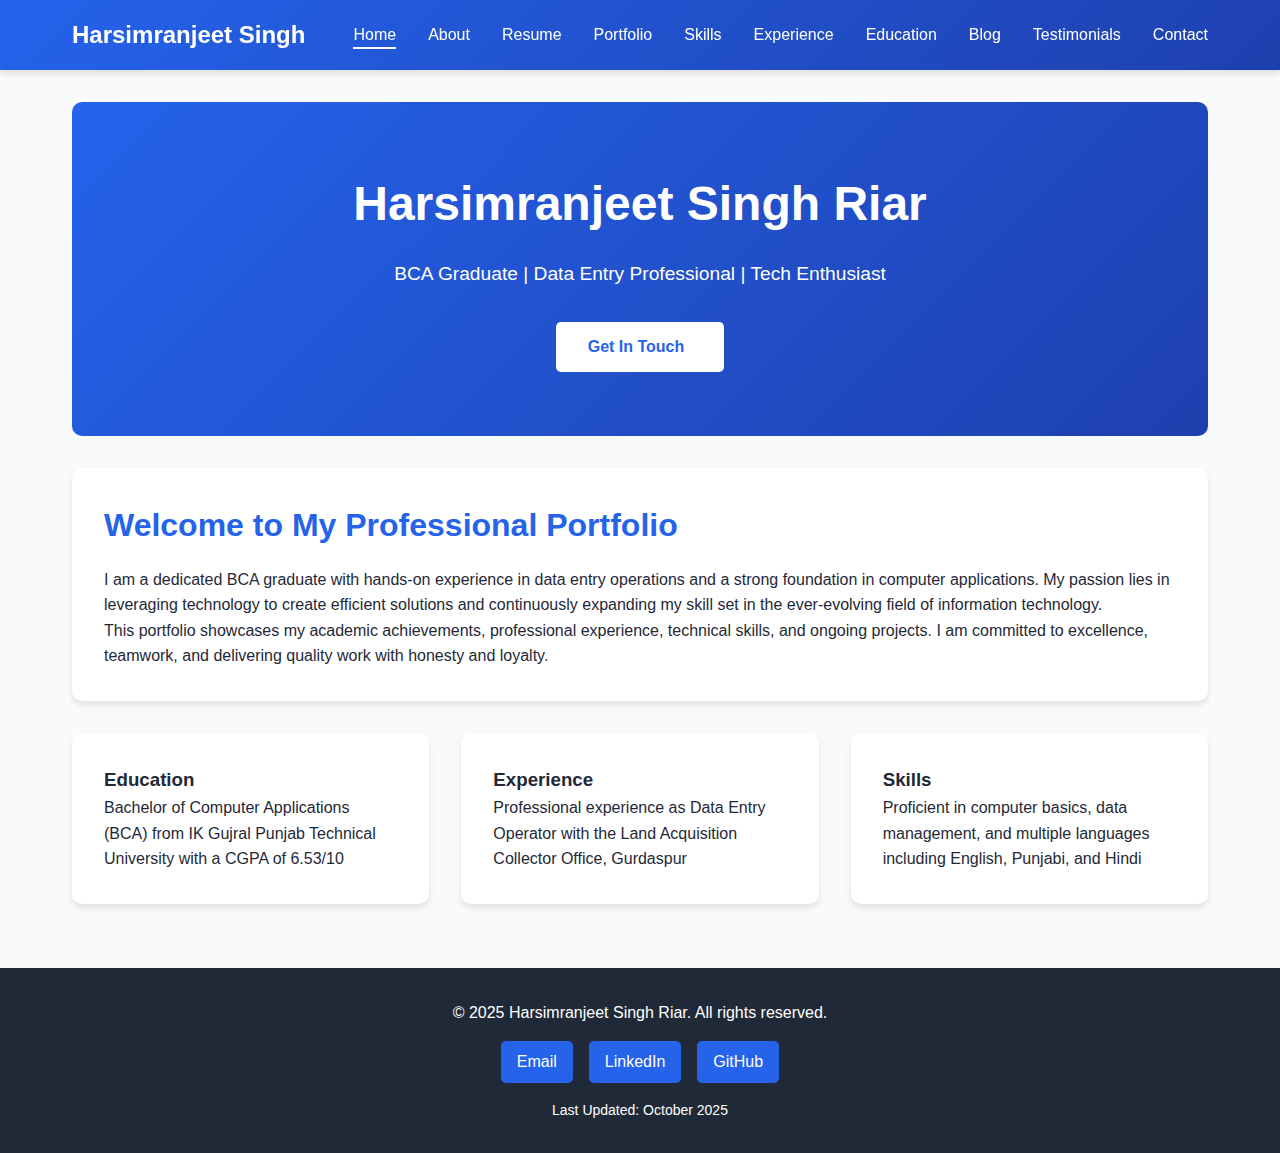
<file: index.html>
<!DOCTYPE html>
<html lang="en">
  <head>
    <meta charset="UTF-8" />
    <meta name="viewport" content="width=device-width, initial-scale=1.0" />
    <meta
      name="description"
      content="Professional portfolio of Harsimranjeet Singh Riar - BCA Graduate and Data Entry Professional"
    />
    <meta
      name="keywords"
      content="Harsimranjeet Singh, Portfolio, BCA, Web Developer, Data Entry"
    />
    <meta name="author" content="Harsimranjeet Singh Riar" />
    <title>Harsimranjeet Singh Riar - Professional Portfolio</title>
    <link rel="stylesheet" href="css/style.css" />
  </head>
  <body>
    <!-- Header & Navigation -->
    <header>
      <nav>
        <a href="index.html" class="logo">Harsimranjeet Singh</a>
        <button
          class="mobile-menu-btn"
          aria-label="Toggle menu"
          aria-expanded="false"
          aria-controls="navLinks"
        >
          ☰
        </button>
        <ul class="nav-links" id="navLinks">
          <li><a href="index.html">Home</a></li>
          <li><a href="about.html">About</a></li>
          <li><a href="resume.html">Resume</a></li>
          <li><a href="portfolio.html">Portfolio</a></li>
          <li><a href="skills.html">Skills</a></li>
          <li><a href="experience.html">Experience</a></li>
          <li><a href="education.html">Education</a></li>
          <li><a href="blog.html">Blog</a></li>
          <li><a href="testimonials.html">Testimonials</a></li>
          <li><a href="contact.html">Contact</a></li>
        </ul>
      </nav>
    </header>

    <main>
      <!-- Home Page -->
      <div id="home">
        <div class="hero">
          <h1>Harsimranjeet Singh Riar</h1>
          <p>BCA Graduate | Data Entry Professional | Tech Enthusiast</p>
          <a href="contact.html" class="btn"
            >Get In Touch<i class="fa-solid fa-arrow-right"></i
          ></a>
        </div>

        <div class="card">
          <h2>Welcome to My Professional Portfolio</h2>
          <p>
            I am a dedicated BCA graduate with hands-on experience in data entry
            operations and a strong foundation in computer applications. My
            passion lies in leveraging technology to create efficient solutions
            and continuously expanding my skill set in the ever-evolving field
            of information technology.
          </p>
          <p>
            This portfolio showcases my academic achievements, professional
            experience, technical skills, and ongoing projects. I am committed
            to excellence, teamwork, and delivering quality work with honesty
            and loyalty.
          </p>
        </div>

        <div class="grid">
          <div class="grid-item">
            <h3>Education</h3>
            <p>
              Bachelor of Computer Applications (BCA) from IK Gujral Punjab
              Technical University with a CGPA of 6.53/10
            </p>
          </div>
          <div class="grid-item">
            <h3>Experience</h3>
            <p>
              Professional experience as Data Entry Operator with the Land
              Acquisition Collector Office, Gurdaspur
            </p>
          </div>
          <div class="grid-item">
            <h3>Skills</h3>
            <p>
              Proficient in computer basics, data management, and multiple
              languages including English, Punjabi, and Hindi
            </p>
          </div>
        </div>
      </div>
    </main>

    <!-- Footer -->
    <footer>
      <p>&copy; 2025 Harsimranjeet Singh Riar. All rights reserved.</p>
      <div class="social-links">
        <a href="mailto:honeyriar14@gmail.com">Email</a>
        <a href="https://linkedin.com" target="_blank" rel="noopener noreferrer"
          >LinkedIn</a
        >
        <a href="https://github.com" target="_blank" rel="noopener noreferrer"
          >GitHub</a
        >
      </div>
      <p style="margin-top: 1rem; font-size: 0.875rem">
        Last Updated: October 2025
      </p>
    </footer>

    <script src="js/main.js"></script>
  </body>
</html>
</file>
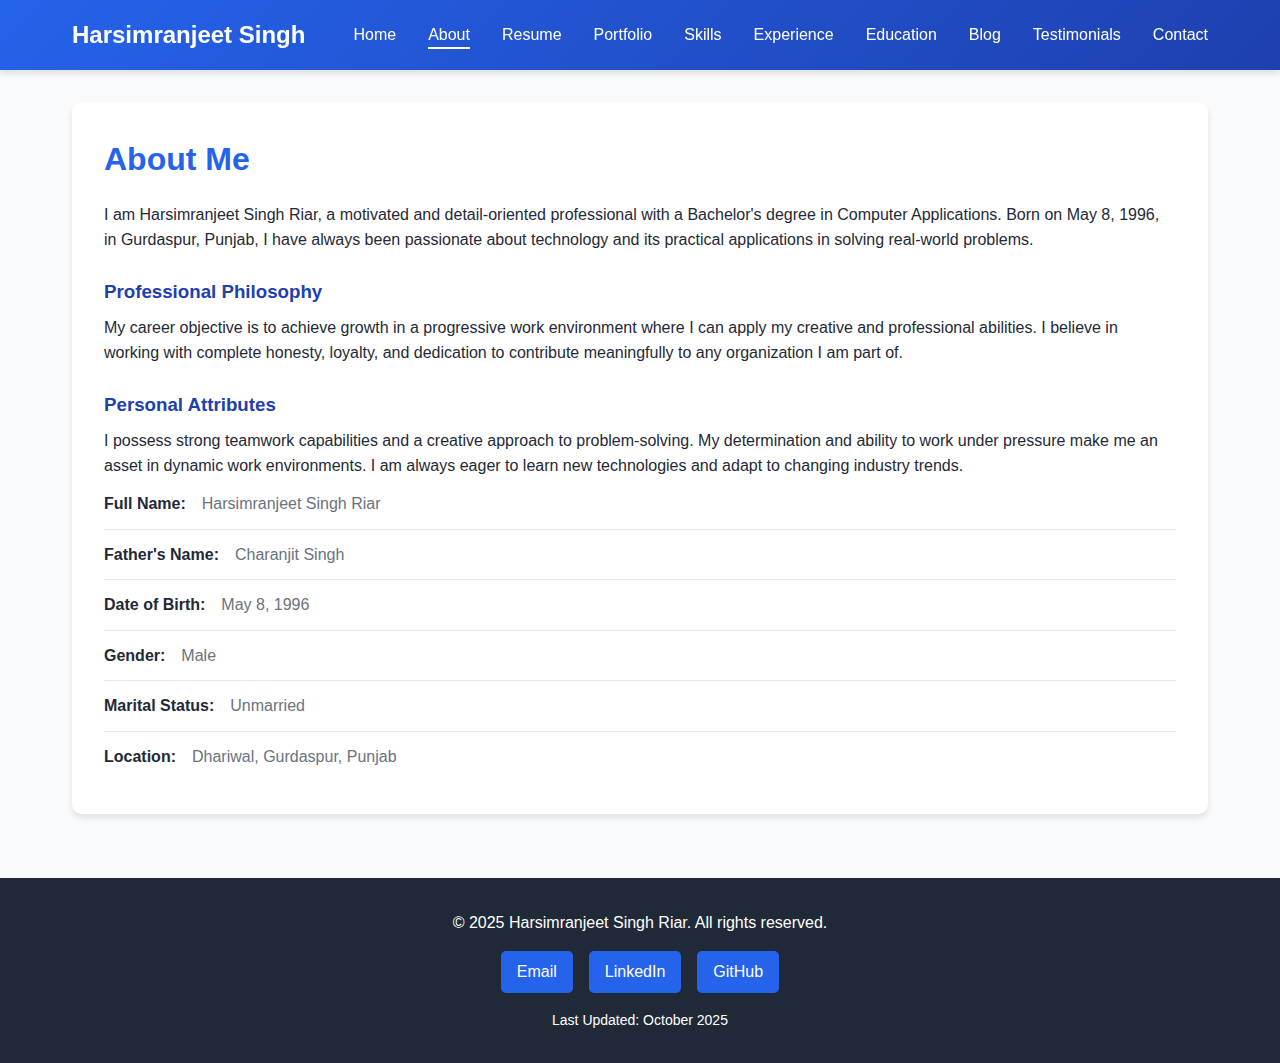
<file: about.html>
<!DOCTYPE html>
<html lang="en">
  <head>
    <meta charset="UTF-8" />
    <meta name="viewport" content="width=device-width, initial-scale=1.0" />
    <meta
      name="description"
      content="About Harsimranjeet Singh Riar - BCA Graduate and Data Entry Professional"
    />
    <meta
      name="keywords"
      content="Harsimranjeet Singh, About, Biography, Professional Philosophy"
    />
    <meta name="author" content="Harsimranjeet Singh Riar" />
    <title>About Me - Harsimranjeet Singh Riar</title>
    <link rel="stylesheet" href="css/style.css" />
  </head>
  <body>
    <!-- Header & Navigation -->
    <header>
      <nav>
        <a href="index.html" class="logo">Harsimranjeet Singh</a>
        <button
          class="mobile-menu-btn"
          aria-label="Toggle menu"
          aria-expanded="false"
          aria-controls="navLinks"
        >
          ☰
        </button>
        <ul class="nav-links" id="navLinks">
          <li><a href="index.html">Home</a></li>
          <li><a href="about.html">About</a></li>
          <li><a href="resume.html">Resume</a></li>
          <li><a href="portfolio.html">Portfolio</a></li>
          <li><a href="skills.html">Skills</a></li>
          <li><a href="experience.html">Experience</a></li>
          <li><a href="education.html">Education</a></li>
          <li><a href="blog.html">Blog</a></li>
          <li><a href="testimonials.html">Testimonials</a></li>
          <li><a href="contact.html">Contact</a></li>
        </ul>
      </nav>
    </header>

    <main>
      <div id="about">
        <div class="card">
          <h2>About Me</h2>
          <p>
            I am Harsimranjeet Singh Riar, a motivated and detail-oriented
            professional with a Bachelor's degree in Computer Applications. Born
            on May 8, 1996, in Gurdaspur, Punjab, I have always been passionate
            about technology and its practical applications in solving
            real-world problems.
          </p>

          <h3>Professional Philosophy</h3>
          <p>
            My career objective is to achieve growth in a progressive work
            environment where I can apply my creative and professional
            abilities. I believe in working with complete honesty, loyalty, and
            dedication to contribute meaningfully to any organization I am part
            of.
          </p>

          <h3>Personal Attributes</h3>
          <p>
            I possess strong teamwork capabilities and a creative approach to
            problem-solving. My determination and ability to work under pressure
            make me an asset in dynamic work environments. I am always eager to
            learn new technologies and adapt to changing industry trends.
          </p>

          <div class="info-item">
            <span class="info-label">Full Name:</span
            ><span class="info-value">Harsimranjeet Singh Riar</span>
          </div>
          <div class="info-item">
            <span class="info-label">Father's Name:</span
            ><span class="info-value">Charanjit Singh</span>
          </div>
          <div class="info-item">
            <span class="info-label">Date of Birth:</span
            ><span class="info-value">May 8, 1996</span>
          </div>
          <div class="info-item">
            <span class="info-label">Gender:</span
            ><span class="info-value">Male</span>
          </div>
          <div class="info-item">
            <span class="info-label">Marital Status:</span
            ><span class="info-value">Unmarried</span>
          </div>
          <div class="info-item">
            <span class="info-label">Location:</span
            ><span class="info-value">Dhariwal, Gurdaspur, Punjab</span>
          </div>
        </div>
      </div>
    </main>

    <!-- Footer -->
    <footer>
      <p>&copy; 2025 Harsimranjeet Singh Riar. All rights reserved.</p>
      <div class="social-links">
        <a href="mailto:honeyriar14@gmail.com">Email</a
        ><a
          href="https://linkedin.com"
          target="_blank"
          rel="noopener noreferrer"
          >LinkedIn</a
        ><a href="https://github.com" target="_blank" rel="noopener noreferrer"
          >GitHub</a
        >
      </div>
      <p style="margin-top: 1rem; font-size: 0.875rem">
        Last Updated: October 2025
      </p>
    </footer>

    <script src="js/main.js"></script>
  </body>
</html>
</file>
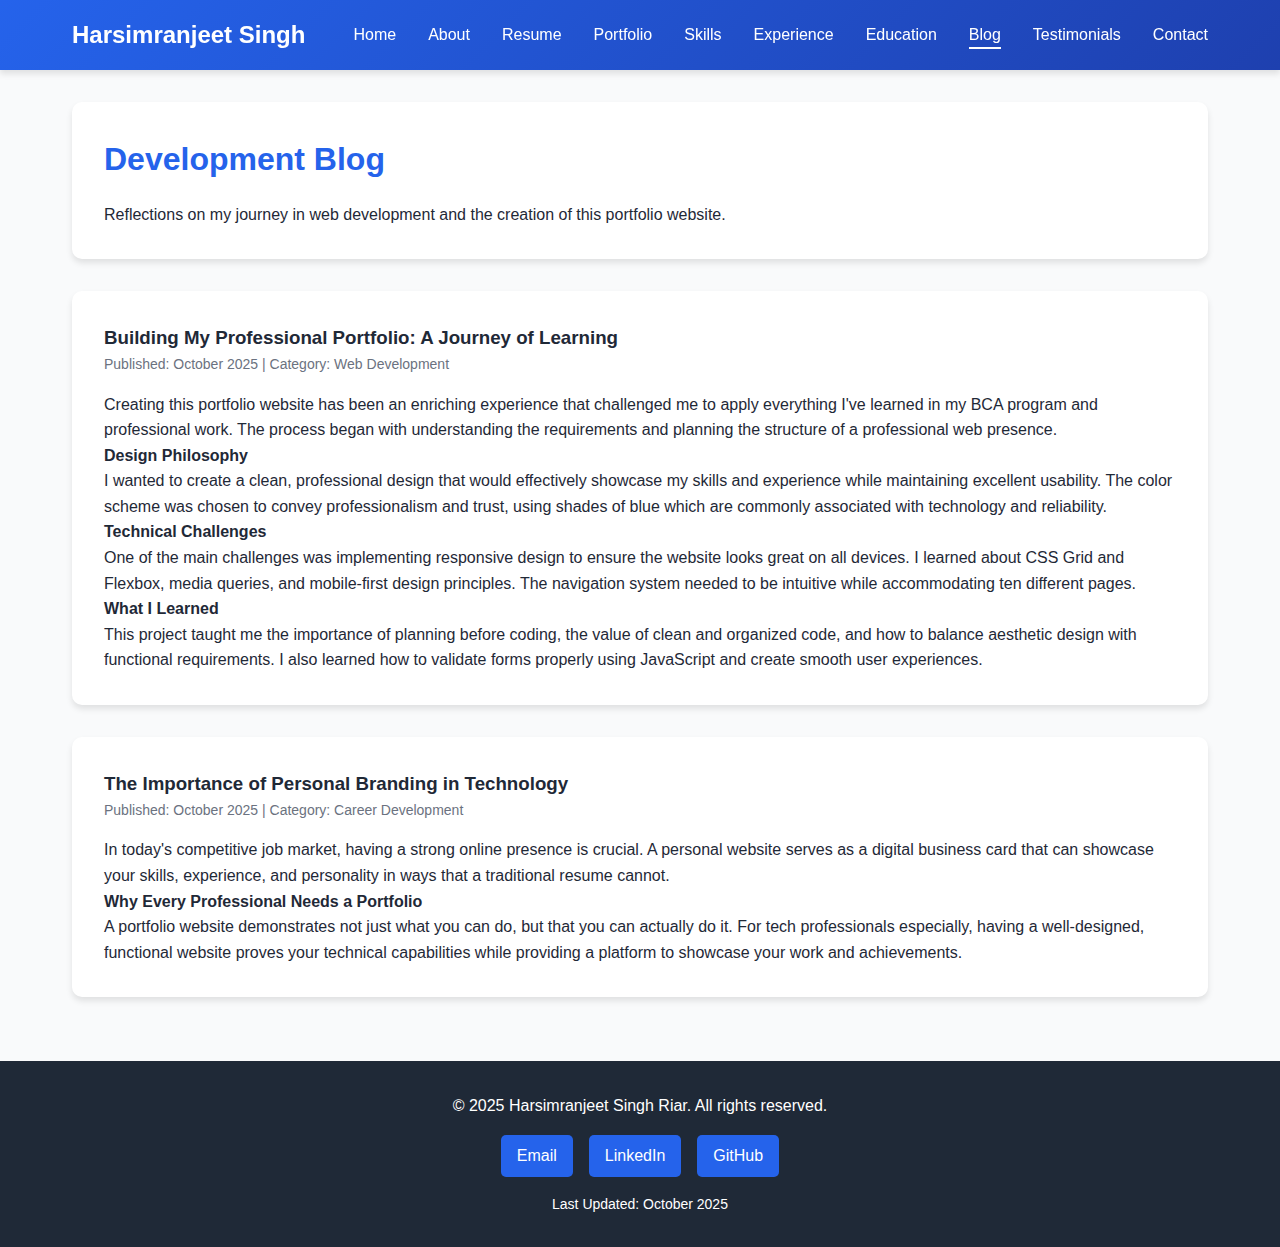
<file: blog.html>
<!DOCTYPE html>
<html lang="en">
  <head>
    <meta charset="UTF-8" />
    <meta name="viewport" content="width=device-width, initial-scale=1.0" />
    <meta
      name="description"
      content="Blog by Harsimranjeet Singh Riar on web development, technology, and career growth."
    />
    <meta
      name="keywords"
      content="Harsimranjeet Singh, Blog, Web Development, Technology, Career"
    />
    <meta name="author" content="Harsimranjeet Singh Riar" />
    <title>Blog - Harsimranjeet Singh Riar</title>
    <link rel="stylesheet" href="css/style.css" />
  </head>
  <body>
    <!-- Header & Navigation -->
    <header>
      <nav>
        <a href="index.html" class="logo">Harsimranjeet Singh</a>
        <button
          class="mobile-menu-btn"
          aria-label="Toggle menu"
          aria-expanded="false"
          aria-controls="navLinks"
        >
          ☰
        </button>
        <ul class="nav-links" id="navLinks">
          <li><a href="index.html">Home</a></li>
          <li><a href="about.html">About</a></li>
          <li><a href="resume.html">Resume</a></li>
          <li><a href="portfolio.html">Portfolio</a></li>
          <li><a href="skills.html">Skills</a></li>
          <li><a href="experience.html">Experience</a></li>
          <li><a href="education.html">Education</a></li>
          <li><a href="blog.html">Blog</a></li>
          <li><a href="testimonials.html">Testimonials</a></li>
          <li><a href="contact.html">Contact</a></li>
        </ul>
      </nav>
    </header>

    <main>
      <div id="blog">
        <div class="card">
          <h2>Development Blog</h2>
          <p>
            Reflections on my journey in web development and the creation of
            this portfolio website.
          </p>
        </div>

        <div class="blog-post">
          <h3>Building My Professional Portfolio: A Journey of Learning</h3>
          <div class="blog-meta">
            Published: October 2025 | Category: Web Development
          </div>
          <p>
            Creating this portfolio website has been an enriching experience
            that challenged me to apply everything I've learned in my BCA
            program and professional work. The process began with understanding
            the requirements and planning the structure of a professional web
            presence.
          </p>
          <h4>Design Philosophy</h4>
          <p>
            I wanted to create a clean, professional design that would
            effectively showcase my skills and experience while maintaining
            excellent usability. The color scheme was chosen to convey
            professionalism and trust, using shades of blue which are commonly
            associated with technology and reliability.
          </p>
          <h4>Technical Challenges</h4>
          <p>
            One of the main challenges was implementing responsive design to
            ensure the website looks great on all devices. I learned about CSS
            Grid and Flexbox, media queries, and mobile-first design principles.
            The navigation system needed to be intuitive while accommodating ten
            different pages.
          </p>
          <h4>What I Learned</h4>
          <p>
            This project taught me the importance of planning before coding, the
            value of clean and organized code, and how to balance aesthetic
            design with functional requirements. I also learned how to validate
            forms properly using JavaScript and create smooth user experiences.
          </p>
        </div>

        <div class="blog-post">
          <h3>The Importance of Personal Branding in Technology</h3>
          <div class="blog-meta">
            Published: October 2025 | Category: Career Development
          </div>
          <p>
            In today's competitive job market, having a strong online presence
            is crucial. A personal website serves as a digital business card
            that can showcase your skills, experience, and personality in ways
            that a traditional resume cannot.
          </p>
          <h4>Why Every Professional Needs a Portfolio</h4>
          <p>
            A portfolio website demonstrates not just what you can do, but that
            you can actually do it. For tech professionals especially, having a
            well-designed, functional website proves your technical capabilities
            while providing a platform to showcase your work and achievements.
          </p>
        </div>
      </div>
    </main>

    <!-- Footer -->
    <footer>
      <p>&copy; 2025 Harsimranjeet Singh Riar. All rights reserved.</p>
      <div class="social-links">
        <a href="mailto:honeyriar14@gmail.com">Email</a
        ><a
          href="https://linkedin.com"
          target="_blank"
          rel="noopener noreferrer"
          >LinkedIn</a
        ><a href="https://github.com" target="_blank" rel="noopener noreferrer"
          >GitHub</a
        >
      </div>
      <p style="margin-top: 1rem; font-size: 0.875rem">
        Last Updated: October 2025
      </p>
    </footer>

    <script src="js/main.js"></script>
  </body>
</html>
</file>
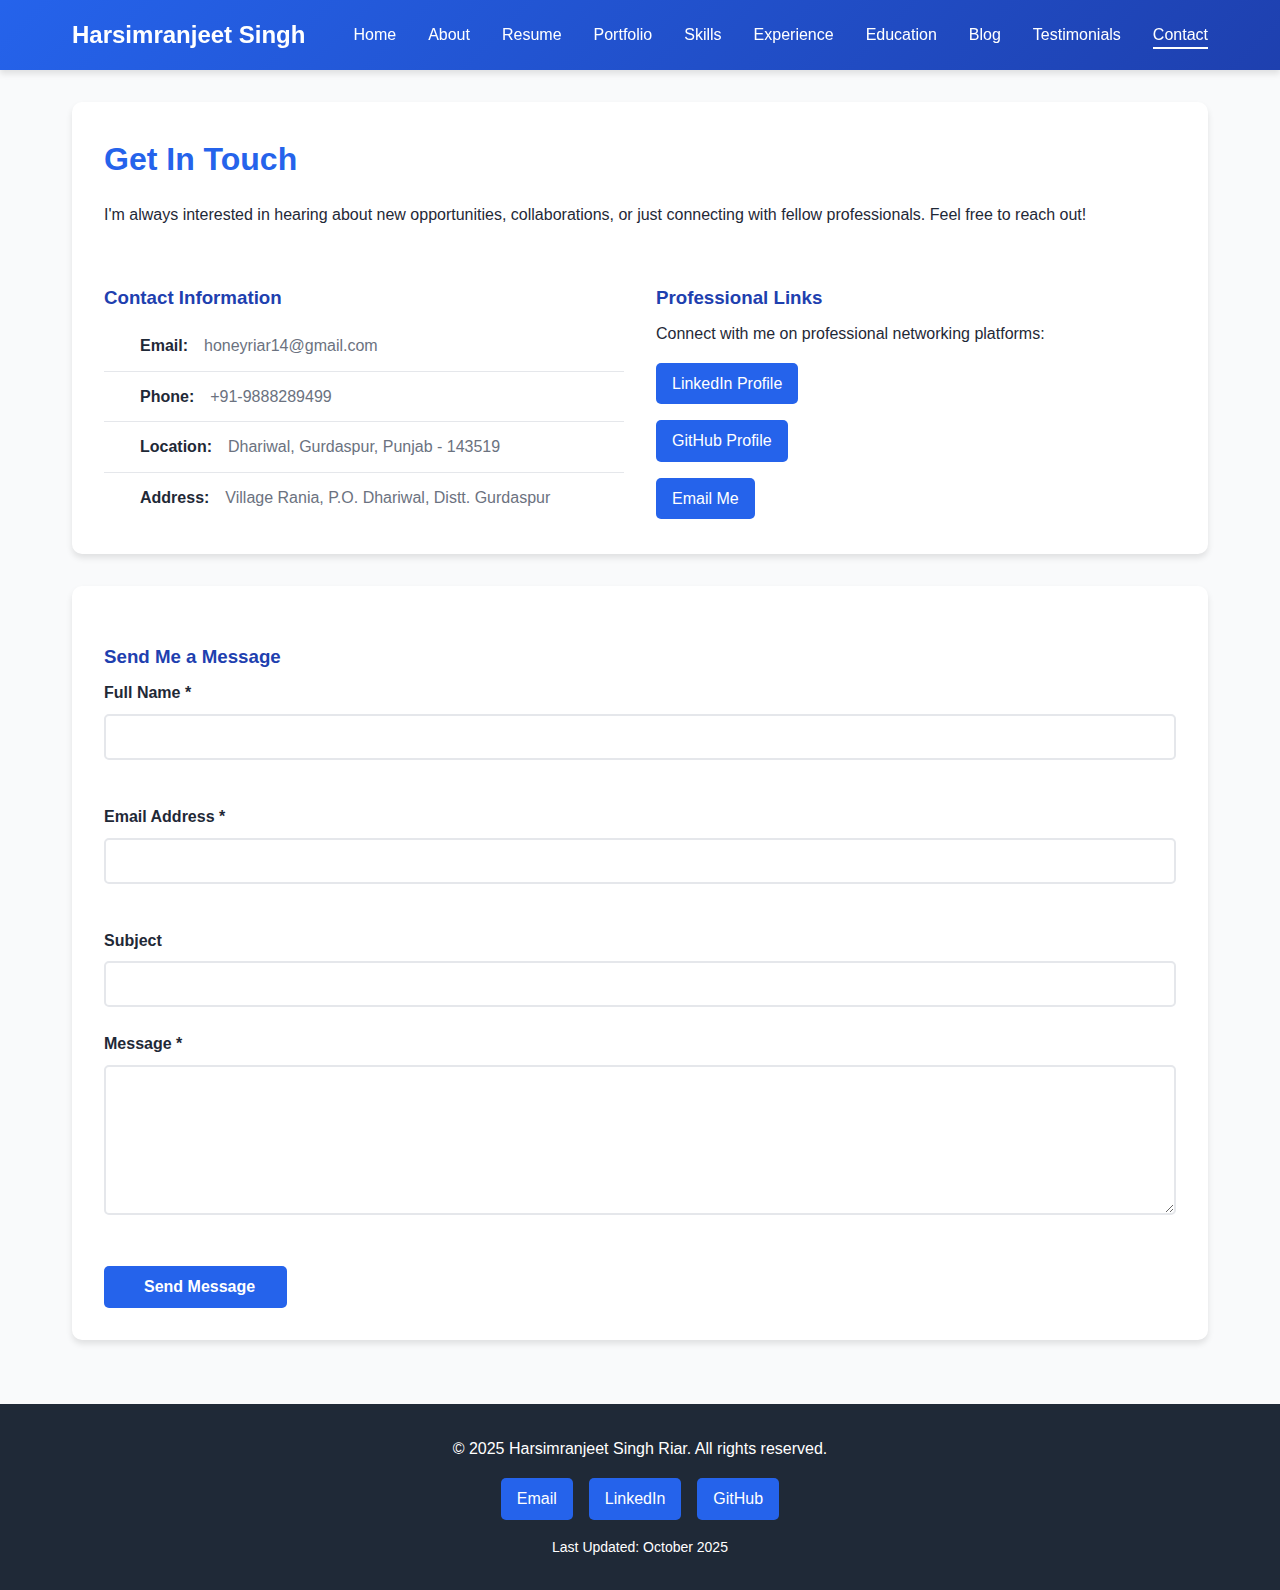
<file: contact.html>
<!DOCTYPE html>
<html lang="en">
  <head>
    <meta charset="UTF-8" />
    <meta name="viewport" content="width=device-width, initial-scale=1.0" />
    <meta
      name="description"
      content="Contact Harsimranjeet Singh Riar for opportunities, collaborations, or inquiries."
    />
    <meta
      name="keywords"
      content="Harsimranjeet Singh, Contact, Email, Phone, Address"
    />
    <meta name="author" content="Harsimranjeet Singh Riar" />
    <title>Contact - Harsimranjeet Singh Riar</title>
    <link rel="stylesheet" href="css/style.css" />
  </head>
  <body>
    <!-- Header & Navigation -->
    <header>
      <nav>
        <a href="index.html" class="logo">Harsimranjeet Singh</a>
        <button
          class="mobile-menu-btn"
          aria-label="Toggle menu"
          aria-expanded="false"
          aria-controls="navLinks"
        >
          ☰
        </button>
        <ul class="nav-links" id="navLinks">
          <li><a href="index.html">Home</a></li>
          <li><a href="about.html">About</a></li>
          <li><a href="resume.html">Resume</a></li>
          <li><a href="portfolio.html">Portfolio</a></li>
          <li><a href="skills.html">Skills</a></li>
          <li><a href="experience.html">Experience</a></li>
          <li><a href="education.html">Education</a></li>
          <li><a href="blog.html">Blog</a></li>
          <li><a href="testimonials.html">Testimonials</a></li>
          <li><a href="contact.html">Contact</a></li>
        </ul>
      </nav>
    </header>

    <main>
      <div id="contact">
        <div class="card">
          <h2>Get In Touch</h2>
          <p>
            I'm always interested in hearing about new opportunities,
            collaborations, or just connecting with fellow professionals. Feel
            free to reach out!
          </p>
          <div class="grid">
            <div>
              <h3>Contact Information</h3>
              <div class="info-item">
                <i class="fa-solid fa-envelope"></i>
                <span class="info-label">Email:</span
                ><span class="info-value">honeyriar14@gmail.com</span>
              </div>
              <div class="info-item">
                <i class="fa-solid fa-phone"></i>
                <span class="info-label">Phone:</span
                ><span class="info-value">+91-9888289499</span>
              </div>
              <div class="info-item">
                <i class="fa-solid fa-location-dot"></i>
                <span class="info-label">Location:</span
                ><span class="info-value"
                  >Dhariwal, Gurdaspur, Punjab - 143519</span
                >
              </div>
              <div class="info-item">
                <i class="fa-solid fa-map-pin"></i>
                <span class="info-label">Address:</span
                ><span class="info-value"
                  >Village Rania, P.O. Dhariwal, Distt. Gurdaspur</span
                >
              </div>
            </div>
            <div>
              <h3>Professional Links</h3>
              <p>Connect with me on professional networking platforms:</p>
              <div
                class="social-links"
                style="
                  flex-direction: column;
                  align-items: flex-start;
                  gap: 1rem;
                  margin-top: 1rem;
                "
              >
                <a
                  href="https://linkedin.com"
                  target="_blank"
                  rel="noopener noreferrer"
                  >LinkedIn Profile</a
                >
                <a
                  href="https://github.com"
                  target="_blank"
                  rel="noopener noreferrer"
                  >GitHub Profile</a
                >
                <a href="mailto:honeyriar14@gmail.com">Email Me</a>
              </div>
            </div>
          </div>
        </div>
        <div class="card">
          <h3>Send Me a Message</h3>
          <div id="successMessage" class="success-message">
            Thank you for your message! I will get back to you soon.
          </div>
          <form id="contactForm" novalidate>
            <div class="form-group">
              <label for="name">Full Name *</label
              ><input type="text" id="name" name="name" required /><span
                class="error"
                id="nameError"
              ></span>
            </div>
            <div class="form-group">
              <label for="email">Email Address *</label
              ><input type="email" id="email" name="email" required /><span
                class="error"
                id="emailError"
              ></span>
            </div>
            <div class="form-group">
              <label for="subject">Subject</label
              ><input type="text" id="subject" name="subject" />
            </div>
            <div class="form-group">
              <label for="message">Message *</label
              ><textarea id="message" name="message" required></textarea
              ><span class="error" id="messageError"></span>
            </div>
            <button
              type="submit"
              class="submit-btn"
              style="display: inline-flex; align-items: center"
            >
              <i class="fa-solid fa-paper-plane"></i>Send Message
            </button>
          </form>
        </div>
      </div>
    </main>

    <!-- Footer -->
    <footer>
      <p>&copy; 2025 Harsimranjeet Singh Riar. All rights reserved.</p>
      <div class="social-links">
        <a href="mailto:honeyriar14@gmail.com">Email</a
        ><a
          href="https://linkedin.com"
          target="_blank"
          rel="noopener noreferrer"
          >LinkedIn</a
        ><a href="https://github.com" target="_blank" rel="noopener noreferrer"
          >GitHub</a
        >
      </div>
      <p style="margin-top: 1rem; font-size: 0.875rem">
        Last Updated: October 2025
      </p>
    </footer>

    <script src="js/main.js"></script>
  </body>
</html>
</file>
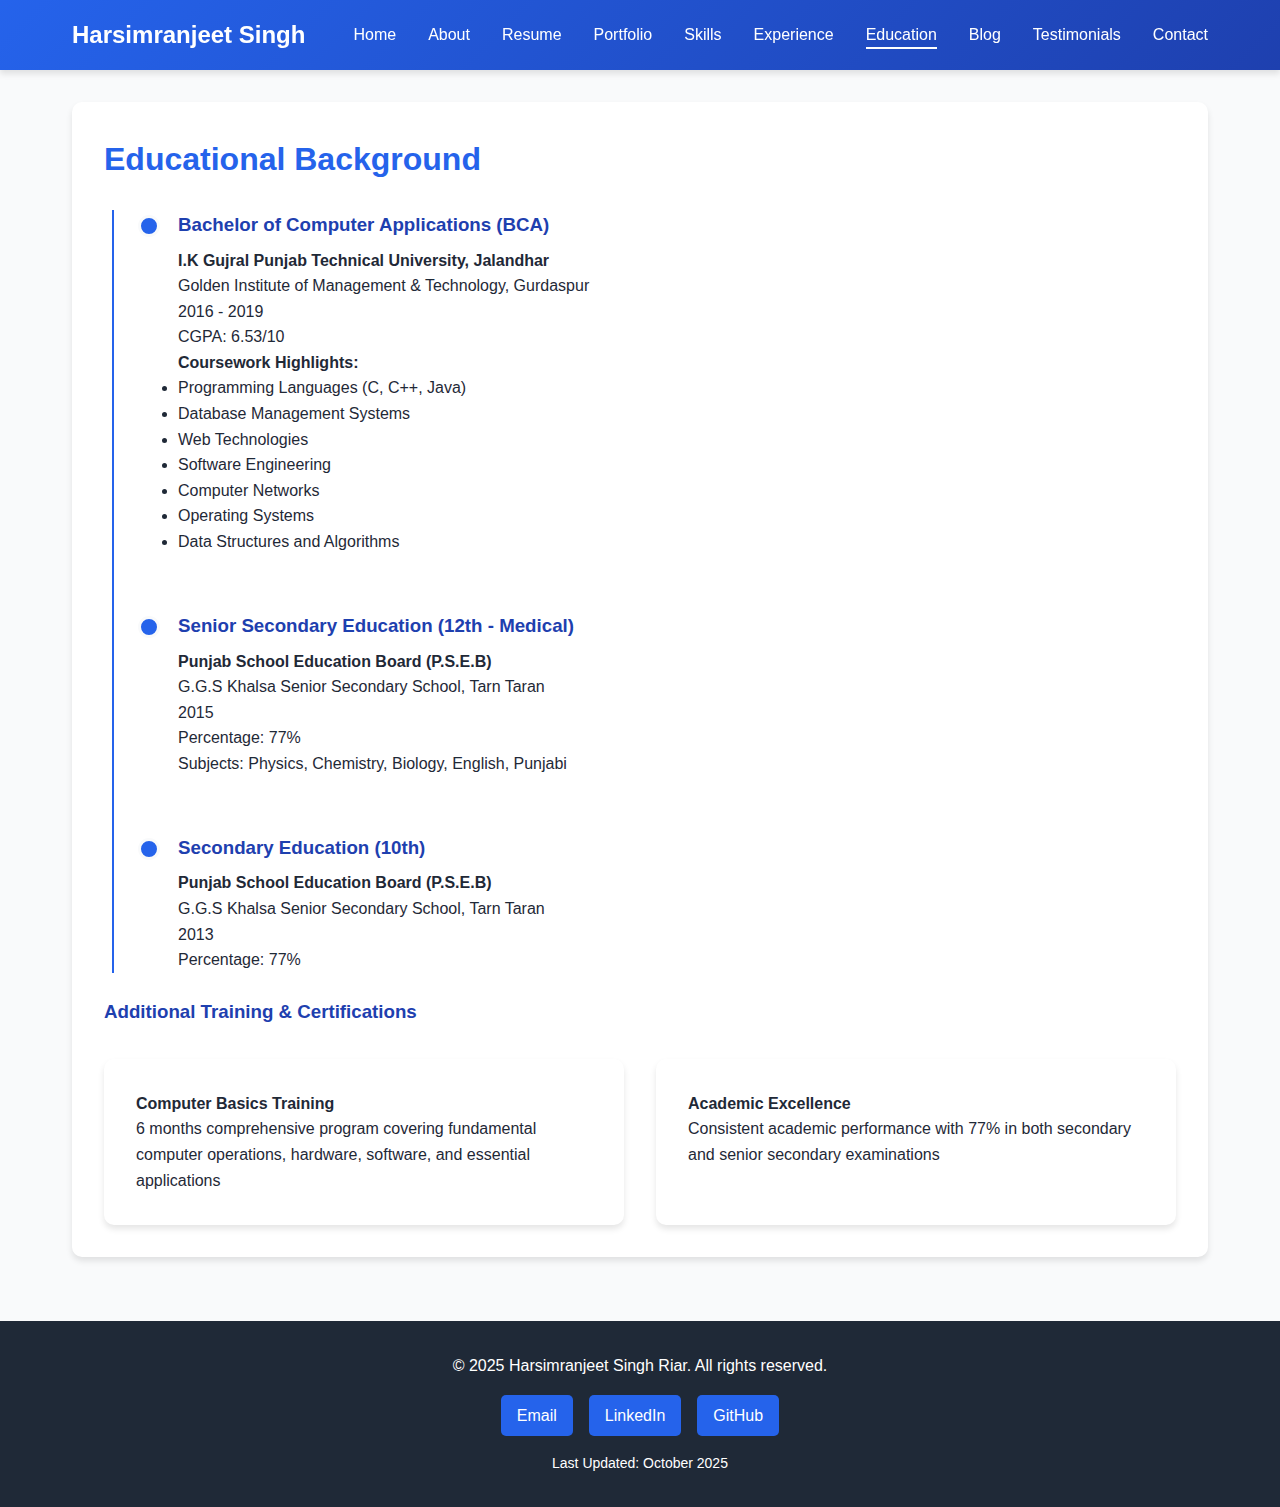
<file: education.html>
<!DOCTYPE html>
<html lang="en">
  <head>
    <meta charset="UTF-8" />
    <meta name="viewport" content="width=device-width, initial-scale=1.0" />
    <meta
      name="description"
      content="Educational background of Harsimranjeet Singh Riar, including his BCA degree."
    />
    <meta
      name="keywords"
      content="Harsimranjeet Singh, Education, BCA, Bachelor of Computer Applications, Academic"
    />
    <meta name="author" content="Harsimranjeet Singh Riar" />
    <title>Education - Harsimranjeet Singh Riar</title>
    <link rel="stylesheet" href="css/style.css" />
  </head>
  <body>
    <!-- Header & Navigation -->
    <header>
      <nav>
        <a href="index.html" class="logo">Harsimranjeet Singh</a>
        <button
          class="mobile-menu-btn"
          aria-label="Toggle menu"
          aria-expanded="false"
          aria-controls="navLinks"
        >
          ☰
        </button>
        <ul class="nav-links" id="navLinks">
          <li><a href="index.html">Home</a></li>
          <li><a href="about.html">About</a></li>
          <li><a href="resume.html">Resume</a></li>
          <li><a href="portfolio.html">Portfolio</a></li>
          <li><a href="skills.html">Skills</a></li>
          <li><a href="experience.html">Experience</a></li>
          <li><a href="education.html">Education</a></li>
          <li><a href="blog.html">Blog</a></li>
          <li><a href="testimonials.html">Testimonials</a></li>
          <li><a href="contact.html">Contact</a></li>
        </ul>
      </nav>
    </header>

    <main>
      <div id="education">
        <div class="card">
          <h2>Educational Background</h2>
          <div class="timeline">
            <div class="timeline-item">
              <h3>Bachelor of Computer Applications (BCA)</h3>
              <p>
                <strong
                  >I.K Gujral Punjab Technical University, Jalandhar</strong
                ><br />Golden Institute of Management & Technology, Gurdaspur<br />2016
                - 2019<br />CGPA: 6.53/10
              </p>
              <h4>Coursework Highlights:</h4>
              <ul>
                <li>Programming Languages (C, C++, Java)</li>
                <li>Database Management Systems</li>
                <li>Web Technologies</li>
                <li>Software Engineering</li>
                <li>Computer Networks</li>
                <li>Operating Systems</li>
                <li>Data Structures and Algorithms</li>
              </ul>
            </div>
            <div class="timeline-item">
              <h3>Senior Secondary Education (12th - Medical)</h3>
              <p>
                <strong>Punjab School Education Board (P.S.E.B)</strong
                ><br />G.G.S Khalsa Senior Secondary School, Tarn Taran<br />2015<br />Percentage:
                77%
              </p>
              <p>Subjects: Physics, Chemistry, Biology, English, Punjabi</p>
            </div>
            <div class="timeline-item">
              <h3>Secondary Education (10th)</h3>
              <p>
                <strong>Punjab School Education Board (P.S.E.B)</strong
                ><br />G.G.S Khalsa Senior Secondary School, Tarn Taran<br />2013<br />Percentage:
                77%
              </p>
            </div>
          </div>
          <h3>Additional Training & Certifications</h3>
          <div class="grid">
            <div class="grid-item">
              <h4>Computer Basics Training</h4>
              <p>
                6 months comprehensive program covering fundamental computer
                operations, hardware, software, and essential applications
              </p>
            </div>
            <div class="grid-item">
              <h4>Academic Excellence</h4>
              <p>
                Consistent academic performance with 77% in both secondary and
                senior secondary examinations
              </p>
            </div>
          </div>
        </div>
      </div>
    </main>

    <!-- Footer -->
    <footer>
      <p>&copy; 2025 Harsimranjeet Singh Riar. All rights reserved.</p>
      <div class="social-links">
        <a href="mailto:honeyriar14@gmail.com">Email</a
        ><a
          href="https://linkedin.com"
          target="_blank"
          rel="noopener noreferrer"
          >LinkedIn</a
        ><a href="https://github.com" target="_blank" rel="noopener noreferrer"
          >GitHub</a
        >
      </div>
      <p style="margin-top: 1rem; font-size: 0.875rem">
        Last Updated: October 2025
      </p>
    </footer>

    <script src="js/main.js"></script>
  </body>
</html>
</file>
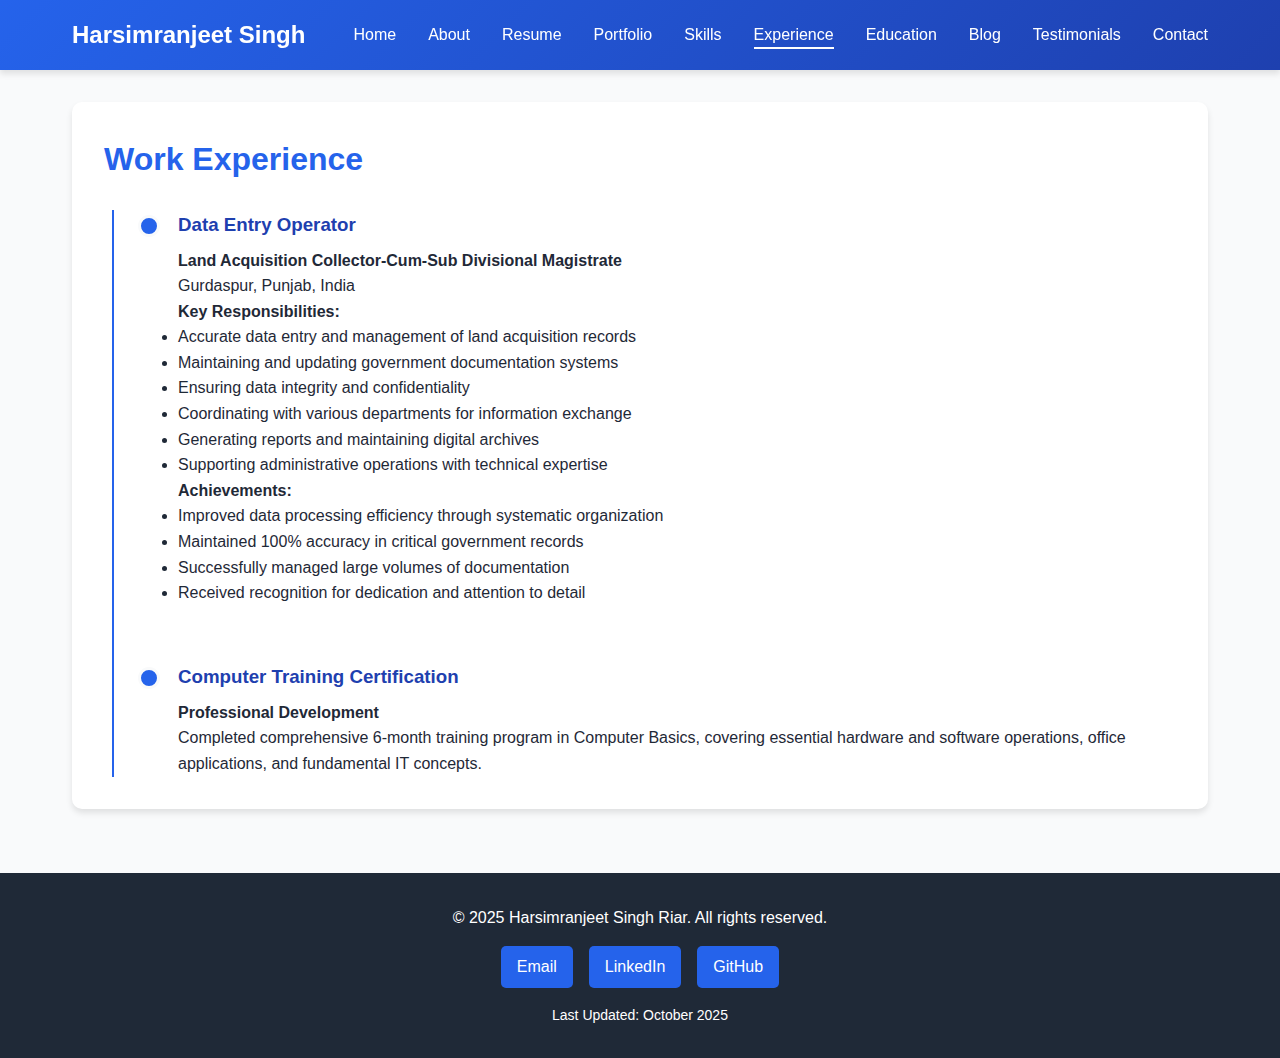
<file: experience.html>
<!DOCTYPE html>
<html lang="en">
  <head>
    <meta charset="UTF-8" />
    <meta name="viewport" content="width=device-width, initial-scale=1.0" />
    <meta
      name="description"
      content="Work experience of Harsimranjeet Singh Riar, including his role as a Data Entry Operator."
    />
    <meta
      name="keywords"
      content="Harsimranjeet Singh, Experience, Work History, Data Entry Operator"
    />
    <meta name="author" content="Harsimranjeet Singh Riar" />
    <title>Experience - Harsimranjeet Singh Riar</title>
    <link rel="stylesheet" href="css/style.css" />
  </head>
  <body>
    <!-- Header & Navigation -->
    <header>
      <nav>
        <a href="index.html" class="logo">Harsimranjeet Singh</a>
        <button
          class="mobile-menu-btn"
          aria-label="Toggle menu"
          aria-expanded="false"
          aria-controls="navLinks"
        >
          ☰
        </button>
        <ul class="nav-links" id="navLinks">
          <li><a href="index.html">Home</a></li>
          <li><a href="about.html">About</a></li>
          <li><a href="resume.html">Resume</a></li>
          <li><a href="portfolio.html">Portfolio</a></li>
          <li><a href="skills.html">Skills</a></li>
          <li><a href="experience.html">Experience</a></li>
          <li><a href="education.html">Education</a></li>
          <li><a href="blog.html">Blog</a></li>
          <li><a href="testimonials.html">Testimonials</a></li>
          <li><a href="contact.html">Contact</a></li>
        </ul>
      </nav>
    </header>

    <main>
      <div id="experience">
        <div class="card">
          <h2>Work Experience</h2>
          <div class="timeline">
            <div class="timeline-item">
              <h3>Data Entry Operator</h3>
              <p>
                <strong
                  >Land Acquisition Collector-Cum-Sub Divisional
                  Magistrate</strong
                ><br />Gurdaspur, Punjab, India
              </p>
              <h4>Key Responsibilities:</h4>
              <ul>
                <li>
                  Accurate data entry and management of land acquisition records
                </li>
                <li>
                  Maintaining and updating government documentation systems
                </li>
                <li>Ensuring data integrity and confidentiality</li>
                <li>
                  Coordinating with various departments for information exchange
                </li>
                <li>Generating reports and maintaining digital archives</li>
                <li>
                  Supporting administrative operations with technical expertise
                </li>
              </ul>
              <h4>Achievements:</h4>
              <ul>
                <li>
                  Improved data processing efficiency through systematic
                  organization
                </li>
                <li>Maintained 100% accuracy in critical government records</li>
                <li>Successfully managed large volumes of documentation</li>
                <li>
                  Received recognition for dedication and attention to detail
                </li>
              </ul>
            </div>
            <div class="timeline-item">
              <h3>Computer Training Certification</h3>
              <p><strong>Professional Development</strong></p>
              <p>
                Completed comprehensive 6-month training program in Computer
                Basics, covering essential hardware and software operations,
                office applications, and fundamental IT concepts.
              </p>
            </div>
          </div>
        </div>
      </div>
    </main>

    <!-- Footer -->
    <footer>
      <p>&copy; 2025 Harsimranjeet Singh Riar. All rights reserved.</p>
      <div class="social-links">
        <a href="mailto:honeyriar14@gmail.com">Email</a
        ><a
          href="https://linkedin.com"
          target="_blank"
          rel="noopener noreferrer"
          >LinkedIn</a
        ><a href="https://github.com" target="_blank" rel="noopener noreferrer"
          >GitHub</a
        >
      </div>
      <p style="margin-top: 1rem; font-size: 0.875rem">
        Last Updated: October 2025
      </p>
    </footer>

    <script src="js/main.js"></script>
  </body>
</html>
</file>
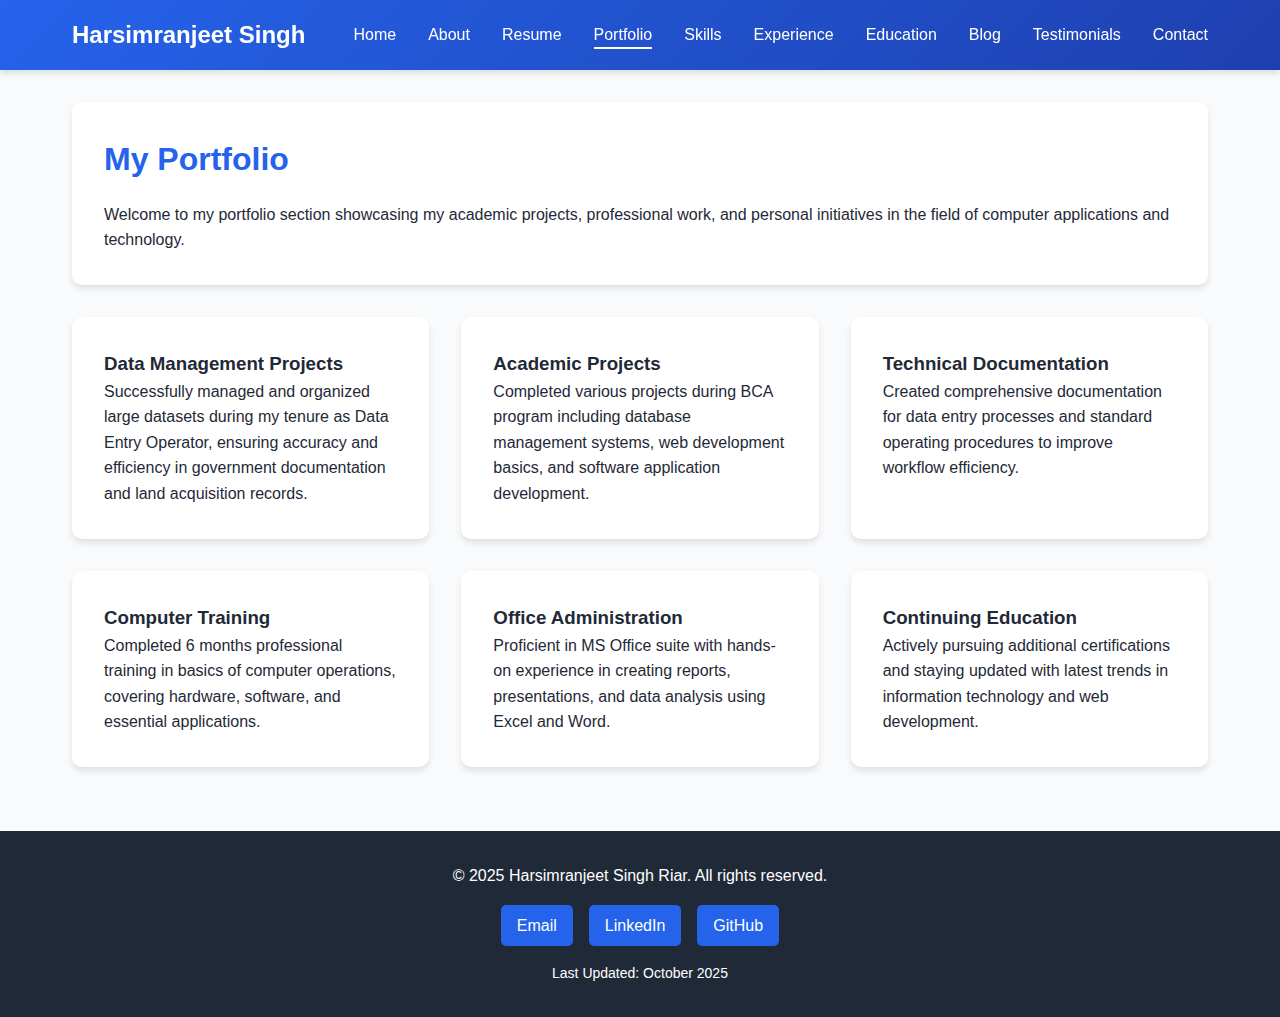
<file: portfolio.html>
<!DOCTYPE html>
<html lang="en">
  <head>
    <meta charset="UTF-8" />
    <meta name="viewport" content="width=device-width, initial-scale=1.0" />
    <meta
      name="description"
      content="Portfolio of Harsimranjeet Singh Riar, showcasing projects in data management, web development, and more."
    />
    <meta
      name="keywords"
      content="Harsimranjeet Singh, Portfolio, Projects, Data Management, Web Development"
    />
    <meta name="author" content="Harsimranjeet Singh Riar" />
    <title>Portfolio - Harsimranjeet Singh Riar</title>
    <link rel="stylesheet" href="css/style.css" />
  </head>
  <body>
    <!-- Header & Navigation -->
    <header>
      <nav>
        <a href="index.html" class="logo">Harsimranjeet Singh</a>
        <button
          class="mobile-menu-btn"
          aria-label="Toggle menu"
          aria-expanded="false"
          aria-controls="navLinks"
        >
          ☰
        </button>
        <ul class="nav-links" id="navLinks">
          <li><a href="index.html">Home</a></li>
          <li><a href="about.html">About</a></li>
          <li><a href="resume.html">Resume</a></li>
          <li><a href="portfolio.html">Portfolio</a></li>
          <li><a href="skills.html">Skills</a></li>
          <li><a href="experience.html">Experience</a></li>
          <li><a href="education.html">Education</a></li>
          <li><a href="blog.html">Blog</a></li>
          <li><a href="testimonials.html">Testimonials</a></li>
          <li><a href="contact.html">Contact</a></li>
        </ul>
      </nav>
    </header>

    <main>
      <div id="portfolio">
        <div class="card">
          <h2>My Portfolio</h2>
          <p>
            Welcome to my portfolio section showcasing my academic projects,
            professional work, and personal initiatives in the field of computer
            applications and technology.
          </p>
        </div>

        <div class="grid">
          <div class="grid-item">
            <h3>Data Management Projects</h3>
            <p>
              Successfully managed and organized large datasets during my tenure
              as Data Entry Operator, ensuring accuracy and efficiency in
              government documentation and land acquisition records.
            </p>
          </div>
          <div class="grid-item">
            <h3>Academic Projects</h3>
            <p>
              Completed various projects during BCA program including database
              management systems, web development basics, and software
              application development.
            </p>
          </div>
          <div class="grid-item">
            <h3>Technical Documentation</h3>
            <p>
              Created comprehensive documentation for data entry processes and
              standard operating procedures to improve workflow efficiency.
            </p>
          </div>
          <div class="grid-item">
            <h3>Computer Training</h3>
            <p>
              Completed 6 months professional training in basics of computer
              operations, covering hardware, software, and essential
              applications.
            </p>
          </div>
          <div class="grid-item">
            <h3>Office Administration</h3>
            <p>
              Proficient in MS Office suite with hands-on experience in creating
              reports, presentations, and data analysis using Excel and Word.
            </p>
          </div>
          <div class="grid-item">
            <h3>Continuing Education</h3>
            <p>
              Actively pursuing additional certifications and staying updated
              with latest trends in information technology and web development.
            </p>
          </div>
        </div>
      </div>
    </main>

    <!-- Footer -->
    <footer>
      <p>&copy; 2025 Harsimranjeet Singh Riar. All rights reserved.</p>
      <div class="social-links">
        <a href="mailto:honeyriar14@gmail.com">Email</a
        ><a
          href="https://linkedin.com"
          target="_blank"
          rel="noopener noreferrer"
          >LinkedIn</a
        ><a href="https://github.com" target="_blank" rel="noopener noreferrer"
          >GitHub</a
        >
      </div>
      <p style="margin-top: 1rem; font-size: 0.875rem">
        Last Updated: October 2025
      </p>
    </footer>

    <script src="js/main.js"></script>
  </body>
</html>
</file>
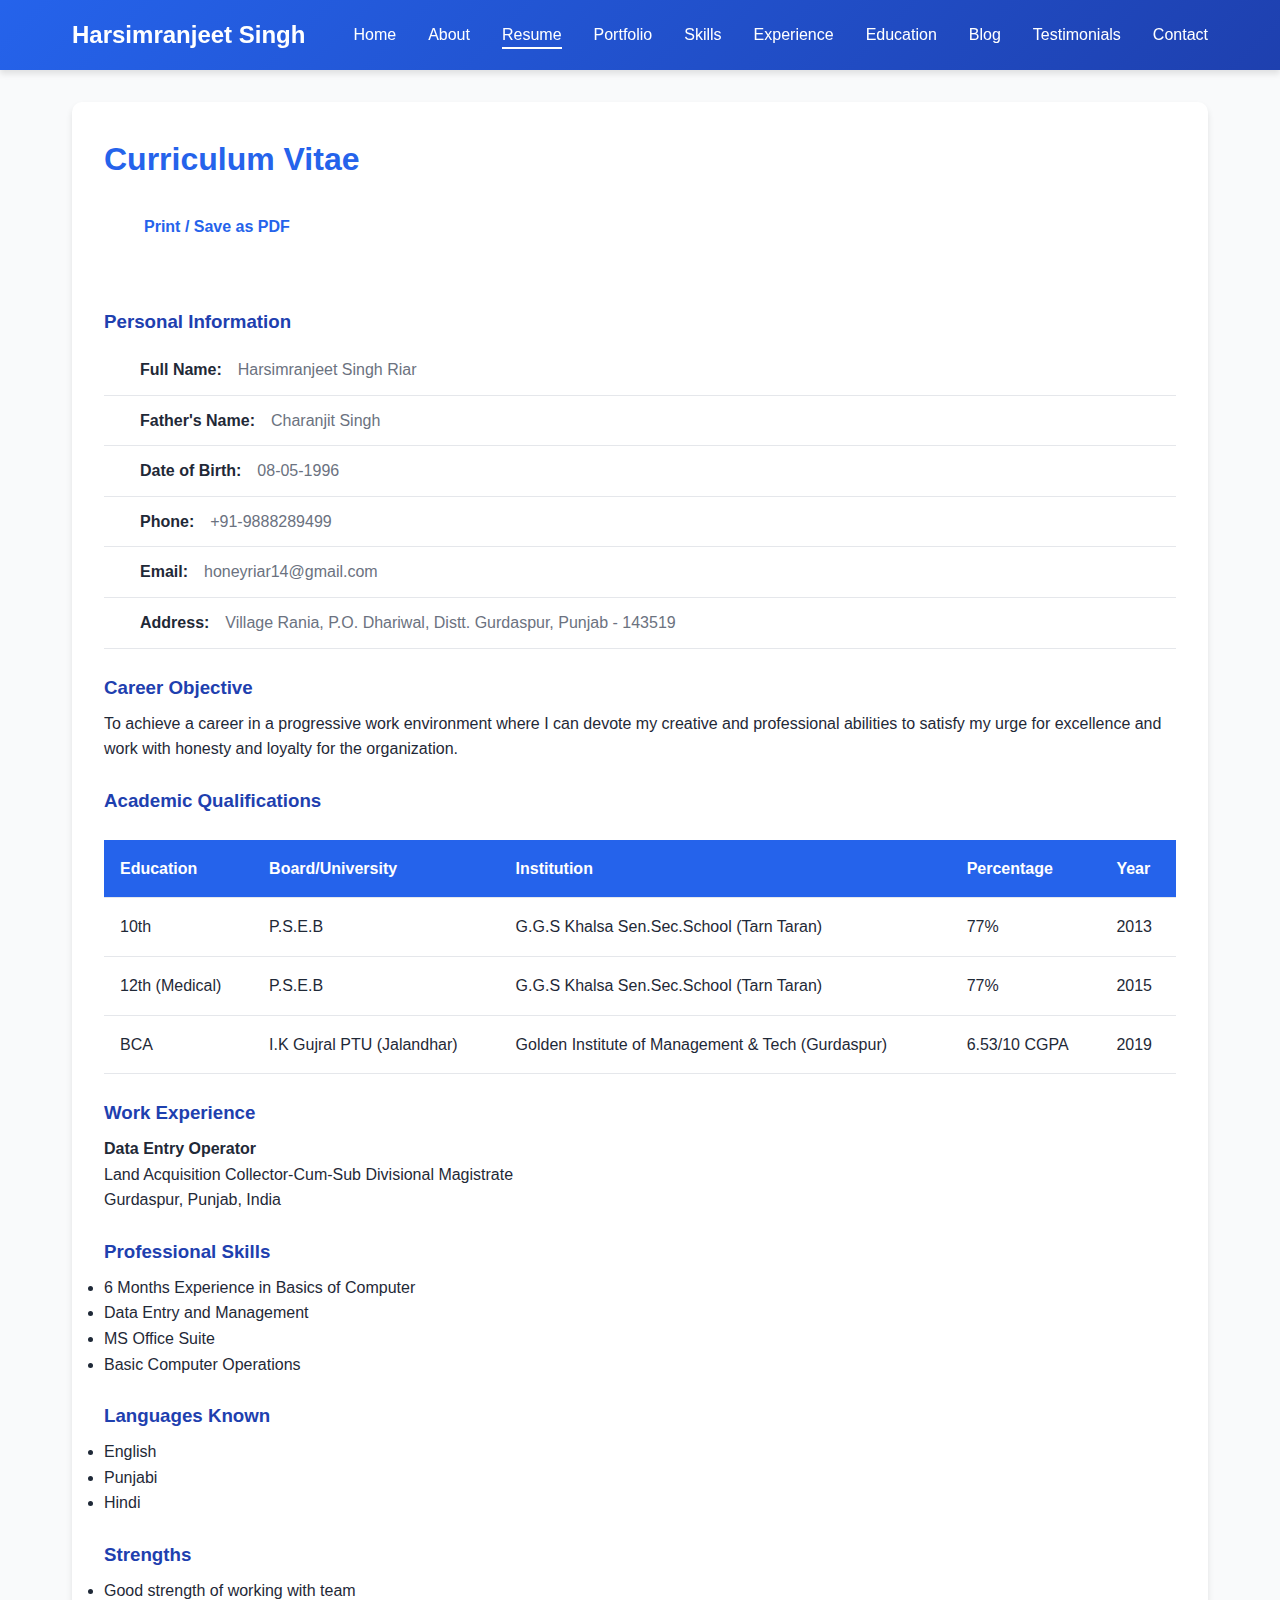
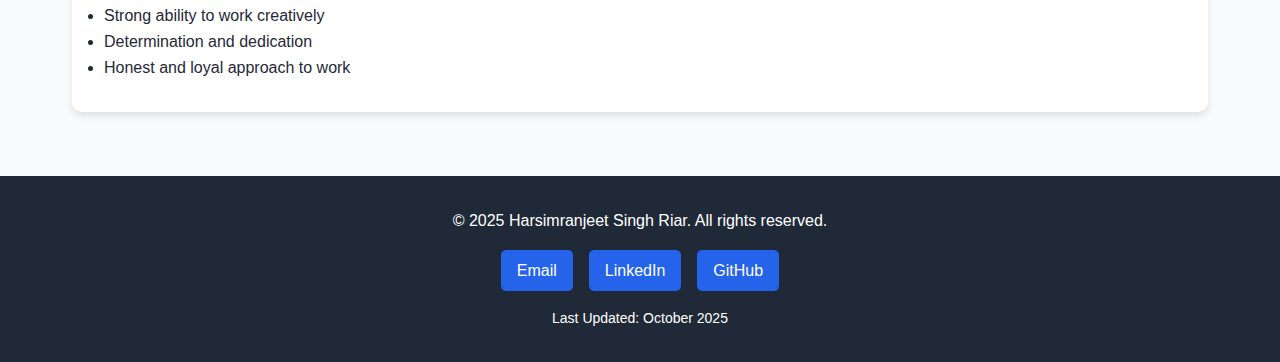
<file: resume.html>
<!DOCTYPE html>
<html lang="en">
  <head>
    <meta charset="UTF-8" />
    <meta name="viewport" content="width=device-width, initial-scale=1.0" />
    <meta
      name="description"
      content="Resume of Harsimranjeet Singh Riar, detailing qualifications, experience, and skills."
    />
    <meta
      name="keywords"
      content="Harsimranjeet Singh, Resume, CV, Curriculum Vitae, Experience, Education"
    />
    <meta name="author" content="Harsimranjeet Singh Riar" />
    <title>Resume - Harsimranjeet Singh Riar</title>
    <link rel="stylesheet" href="css/style.css" />
  </head>
  <body>
    <!-- Header & Navigation -->
    <header>
      <nav>
        <a href="index.html" class="logo">Harsimranjeet Singh</a>
        <button
          class="mobile-menu-btn"
          aria-label="Toggle menu"
          aria-expanded="false"
          aria-controls="navLinks"
        >
          ☰
        </button>
        <ul class="nav-links" id="navLinks">
          <li><a href="index.html">Home</a></li>
          <li><a href="about.html">About</a></li>
          <li><a href="resume.html">Resume</a></li>
          <li><a href="portfolio.html">Portfolio</a></li>
          <li><a href="skills.html">Skills</a></li>
          <li><a href="experience.html">Experience</a></li>
          <li><a href="education.html">Education</a></li>
          <li><a href="blog.html">Blog</a></li>
          <li><a href="testimonials.html">Testimonials</a></li>
          <li><a href="contact.html">Contact</a></li>
        </ul>
      </nav>
    </header>

    <main>
      <div id="resume">
        <div class="card">
          <h2>Curriculum Vitae</h2>
          <a
            href="#"
            class="btn"
            onclick="event.preventDefault(); window.print();"
            style="
              margin-bottom: 2rem;
              display: inline-flex;
              align-items: center;
            "
            ><i class="fa-solid fa-print"></i>Print / Save as PDF</a
          >

          <h3>Personal Information</h3>
          <div class="info-item">
            <i class="fa-solid fa-user"></i>
            <span class="info-label">Full Name:</span
            ><span class="info-value">Harsimranjeet Singh Riar</span>
          </div>
          <div class="info-item">
            <i class="fa-solid fa-user-group"></i>
            <span class="info-label">Father's Name:</span
            ><span class="info-value">Charanjit Singh</span>
          </div>
          <div class="info-item">
            <i class="fa-solid fa-calendar-days"></i>
            <span class="info-label">Date of Birth:</span
            ><span class="info-value">08-05-1996</span>
          </div>
          <div class="info-item">
            <i class="fa-solid fa-phone"></i>
            <span class="info-label">Phone:</span
            ><span class="info-value">+91-9888289499</span>
          </div>
          <div class="info-item">
            <i class="fa-solid fa-envelope"></i>
            <span class="info-label">Email:</span
            ><span class="info-value">honeyriar14@gmail.com</span>
          </div>
          <div class="info-item">
            <i class="fa-solid fa-location-dot"></i>
            <span class="info-label">Address:</span
            ><span class="info-value"
              >Village Rania, P.O. Dhariwal, Distt. Gurdaspur, Punjab -
              143519</span
            >
          </div>

          <h3>Career Objective</h3>
          <p>
            To achieve a career in a progressive work environment where I can
            devote my creative and professional abilities to satisfy my urge for
            excellence and work with honesty and loyalty for the organization.
          </p>

          <h3>Academic Qualifications</h3>
          <div class="table-container">
            <table>
              <thead>
                <tr>
                  <th>Education</th>
                  <th>Board/University</th>
                  <th>Institution</th>
                  <th>Percentage</th>
                  <th>Year</th>
                </tr>
              </thead>
              <tbody>
                <tr>
                  <td>10th</td>
                  <td>P.S.E.B</td>
                  <td>G.G.S Khalsa Sen.Sec.School (Tarn Taran)</td>
                  <td>77%</td>
                  <td>2013</td>
                </tr>
                <tr>
                  <td>12th (Medical)</td>
                  <td>P.S.E.B</td>
                  <td>G.G.S Khalsa Sen.Sec.School (Tarn Taran)</td>
                  <td>77%</td>
                  <td>2015</td>
                </tr>
                <tr>
                  <td>BCA</td>
                  <td>I.K Gujral PTU (Jalandhar)</td>
                  <td>Golden Institute of Management & Tech (Gurdaspur)</td>
                  <td>6.53/10 CGPA</td>
                  <td>2019</td>
                </tr>
              </tbody>
            </table>
          </div>

          <h3>Work Experience</h3>
          <p>
            <strong>Data Entry Operator</strong><br />Land Acquisition
            Collector-Cum-Sub Divisional Magistrate<br />Gurdaspur, Punjab,
            India
          </p>

          <h3>Professional Skills</h3>
          <ul>
            <li>6 Months Experience in Basics of Computer</li>
            <li>Data Entry and Management</li>
            <li>MS Office Suite</li>
            <li>Basic Computer Operations</li>
          </ul>

          <h3>Languages Known</h3>
          <ul>
            <li>English</li>
            <li>Punjabi</li>
            <li>Hindi</li>
          </ul>

          <h3>Strengths</h3>
          <ul>
            <li>Good strength of working with team</li>
            <li>Strong ability to work creatively</li>
            <li>Determination and dedication</li>
            <li>Honest and loyal approach to work</li>
          </ul>
        </div>
      </div>
    </main>

    <!-- Footer -->
    <footer>
      <p>&copy; 2025 Harsimranjeet Singh Riar. All rights reserved.</p>
      <div class="social-links">
        <a href="mailto:honeyriar14@gmail.com">Email</a
        ><a
          href="https://linkedin.com"
          target="_blank"
          rel="noopener noreferrer"
          >LinkedIn</a
        ><a href="https://github.com" target="_blank" rel="noopener noreferrer"
          >GitHub</a
        >
      </div>
      <p style="margin-top: 1rem; font-size: 0.875rem">
        Last Updated: October 2025
      </p>
    </footer>

    <script src="js/main.js"></script>
  </body>
</html>
</file>
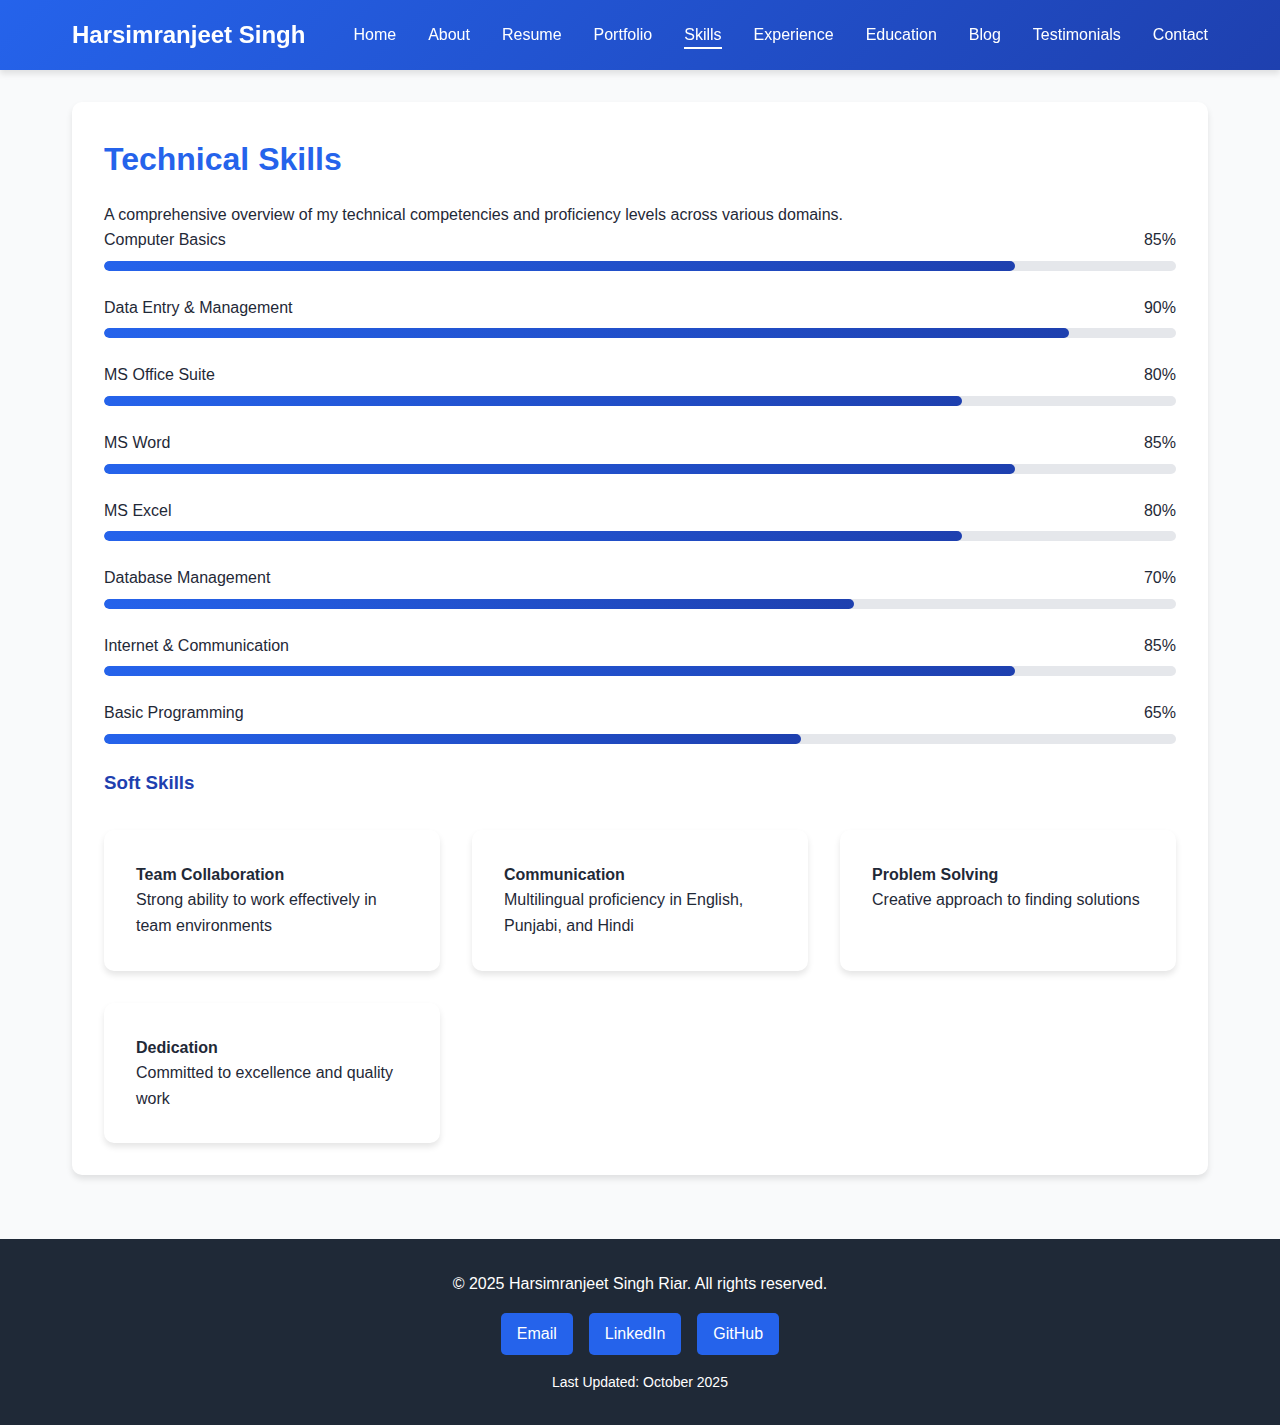
<file: skills.html>
<!DOCTYPE html>
<html lang="en">
  <head>
    <meta charset="UTF-8" />
    <meta name="viewport" content="width=device-width, initial-scale=1.0" />
    <meta
      name="description"
      content="Technical and soft skills of Harsimranjeet Singh Riar."
    />
    <meta
      name="keywords"
      content="Harsimranjeet Singh, Skills, Technical Skills, Soft Skills, Data Entry, MS Office"
    />
    <meta name="author" content="Harsimranjeet Singh Riar" />
    <title>Skills - Harsimranjeet Singh Riar</title>
    <link rel="stylesheet" href="css/style.css" />
  </head>
  <body>
    <!-- Header & Navigation -->
    <header>
      <nav>
        <a href="index.html" class="logo">Harsimranjeet Singh</a>
        <button
          class="mobile-menu-btn"
          aria-label="Toggle menu"
          aria-expanded="false"
          aria-controls="navLinks"
        >
          ☰
        </button>
        <ul class="nav-links" id="navLinks">
          <li><a href="index.html">Home</a></li>
          <li><a href="about.html">About</a></li>
          <li><a href="resume.html">Resume</a></li>
          <li><a href="portfolio.html">Portfolio</a></li>
          <li><a href="skills.html">Skills</a></li>
          <li><a href="experience.html">Experience</a></li>
          <li><a href="education.html">Education</a></li>
          <li><a href="blog.html">Blog</a></li>
          <li><a href="testimonials.html">Testimonials</a></li>
          <li><a href="contact.html">Contact</a></li>
        </ul>
      </nav>
    </header>

    <main>
      <div id="skills">
        <div class="card">
          <h2>Technical Skills</h2>
          <p>
            A comprehensive overview of my technical competencies and
            proficiency levels across various domains.
          </p>

          <div class="skill-item">
            <div class="skill-name">
              <span>Computer Basics</span><span>85%</span>
            </div>
            <div class="progress-bar">
              <div class="progress-fill" data-width="85%"></div>
            </div>
          </div>
          <div class="skill-item">
            <div class="skill-name">
              <span>Data Entry & Management</span><span>90%</span>
            </div>
            <div class="progress-bar">
              <div class="progress-fill" data-width="90%"></div>
            </div>
          </div>
          <div class="skill-item">
            <div class="skill-name">
              <span>MS Office Suite</span><span>80%</span>
            </div>
            <div class="progress-bar">
              <div class="progress-fill" data-width="80%"></div>
            </div>
          </div>
          <div class="skill-item">
            <div class="skill-name"><span>MS Word</span><span>85%</span></div>
            <div class="progress-bar">
              <div class="progress-fill" data-width="85%"></div>
            </div>
          </div>
          <div class="skill-item">
            <div class="skill-name"><span>MS Excel</span><span>80%</span></div>
            <div class="progress-bar">
              <div class="progress-fill" data-width="80%"></div>
            </div>
          </div>
          <div class="skill-item">
            <div class="skill-name">
              <span>Database Management</span><span>70%</span>
            </div>
            <div class="progress-bar">
              <div class="progress-fill" data-width="70%"></div>
            </div>
          </div>
          <div class="skill-item">
            <div class="skill-name">
              <span>Internet & Communication</span><span>85%</span>
            </div>
            <div class="progress-bar">
              <div class="progress-fill" data-width="85%"></div>
            </div>
          </div>
          <div class="skill-item">
            <div class="skill-name">
              <span>Basic Programming</span><span>65%</span>
            </div>
            <div class="progress-bar">
              <div class="progress-fill" data-width="65%"></div>
            </div>
          </div>

          <h3>Soft Skills</h3>
          <div class="grid">
            <div class="grid-item">
              <h4>Team Collaboration</h4>
              <p>Strong ability to work effectively in team environments</p>
            </div>
            <div class="grid-item">
              <h4>Communication</h4>
              <p>Multilingual proficiency in English, Punjabi, and Hindi</p>
            </div>
            <div class="grid-item">
              <h4>Problem Solving</h4>
              <p>Creative approach to finding solutions</p>
            </div>
            <div class="grid-item">
              <h4>Dedication</h4>
              <p>Committed to excellence and quality work</p>
            </div>
          </div>
        </div>
      </div>
    </main>

    <!-- Footer -->
    <footer>
      <p>&copy; 2025 Harsimranjeet Singh Riar. All rights reserved.</p>
      <div class="social-links">
        <a href="mailto:honeyriar14@gmail.com">Email</a
        ><a
          href="https://linkedin.com"
          target="_blank"
          rel="noopener noreferrer"
          >LinkedIn</a
        ><a href="https://github.com" target="_blank" rel="noopener noreferrer"
          >GitHub</a
        >
      </div>
      <p style="margin-top: 1rem; font-size: 0.875rem">
        Last Updated: October 2025
      </p>
    </footer>

    <script src="js/main.js"></script>
  </body>
</html>
</file>
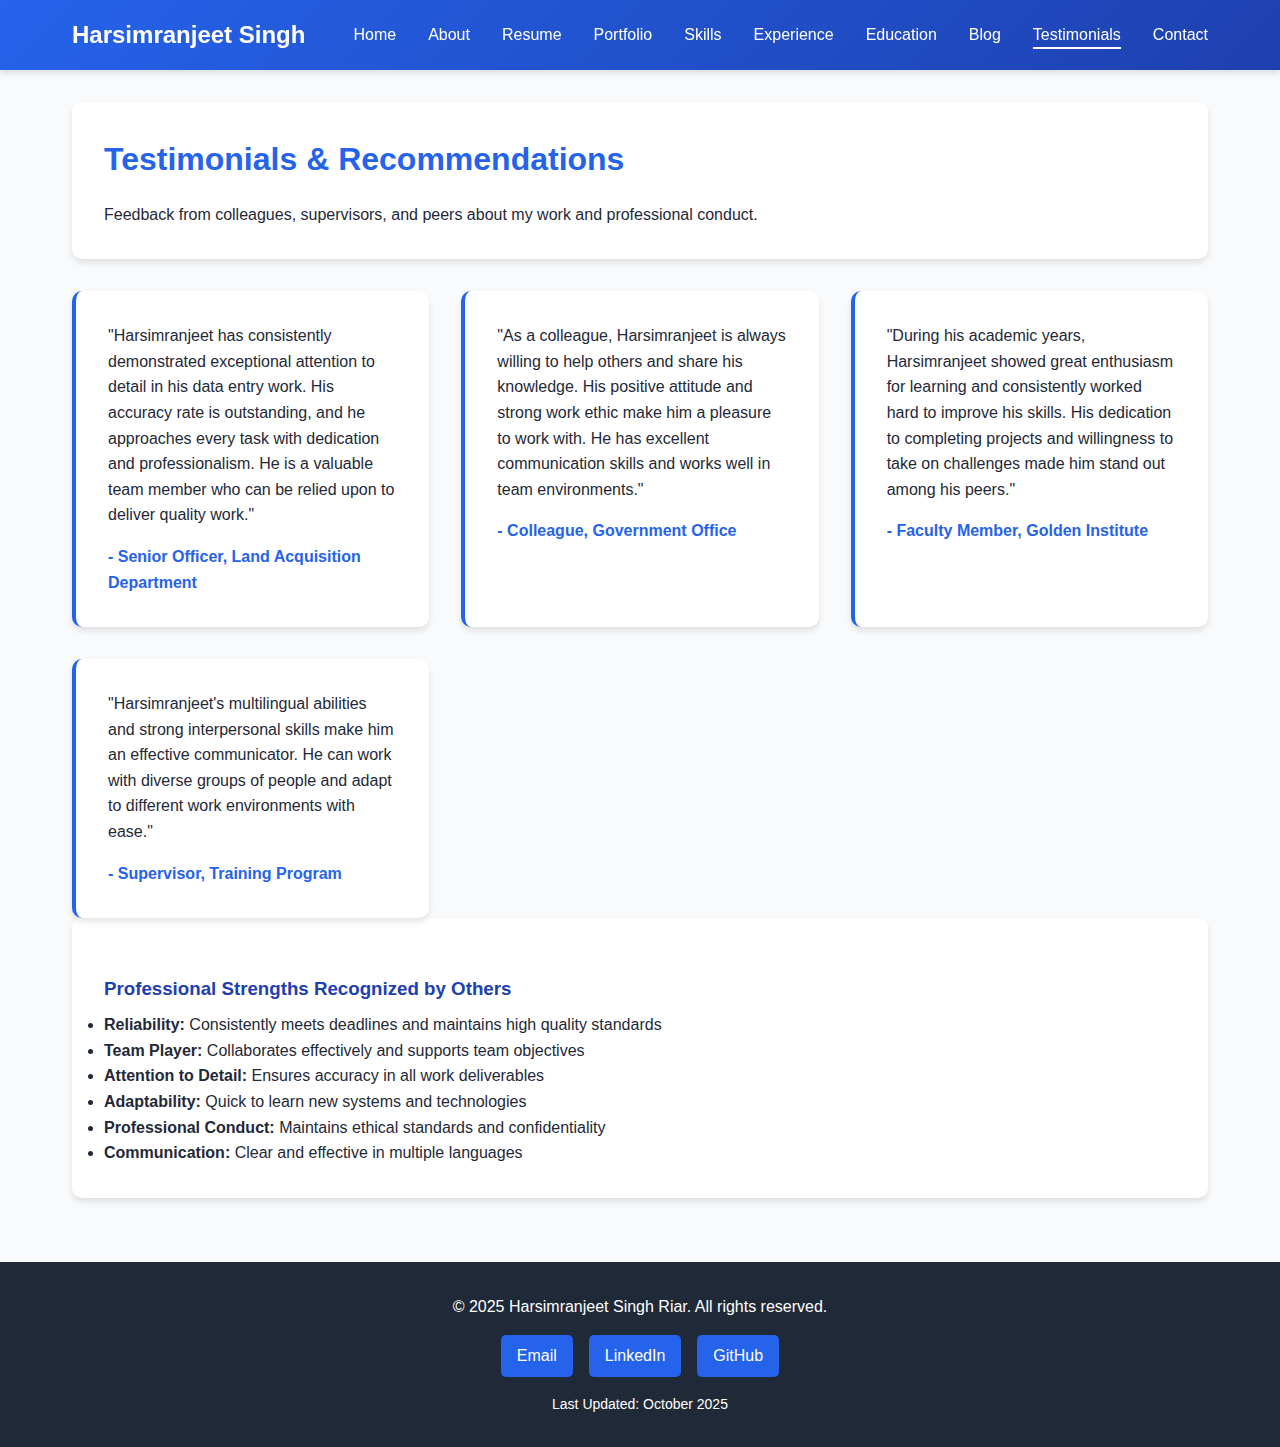
<file: testimonials.html>
<!DOCTYPE html>
<html lang="en">
  <head>
    <meta charset="UTF-8" />
    <meta name="viewport" content="width=device-width, initial-scale=1.0" />
    <meta
      name="description"
      content="Testimonials and recommendations for Harsimranjeet Singh Riar."
    />
    <meta
      name="keywords"
      content="Harsimranjeet Singh, Testimonials, Recommendations, Feedback"
    />
    <meta name="author" content="Harsimranjeet Singh Riar" />
    <title>Testimonials - Harsimranjeet Singh Riar</title>
    <link rel="stylesheet" href="css/style.css" />
  </head>
  <body>
    <!-- Header & Navigation -->
    <header>
      <nav>
        <a href="index.html" class="logo">Harsimranjeet Singh</a>
        <button
          class="mobile-menu-btn"
          aria-label="Toggle menu"
          aria-expanded="false"
          aria-controls="navLinks"
        >
          ☰
        </button>
        <ul class="nav-links" id="navLinks">
          <li><a href="index.html">Home</a></li>
          <li><a href="about.html">About</a></li>
          <li><a href="resume.html">Resume</a></li>
          <li><a href="portfolio.html">Portfolio</a></li>
          <li><a href="skills.html">Skills</a></li>
          <li><a href="experience.html">Experience</a></li>
          <li><a href="education.html">Education</a></li>
          <li><a href="blog.html">Blog</a></li>
          <li><a href="testimonials.html">Testimonials</a></li>
          <li><a href="contact.html">Contact</a></li>
        </ul>
      </nav>
    </header>

    <main>
      <div id="testimonials">
        <div class="card">
          <h2>Testimonials & Recommendations</h2>
          <p>
            Feedback from colleagues, supervisors, and peers about my work and
            professional conduct.
          </p>
        </div>

        <div class="grid">
          <div class="testimonial">
            <p>
              "Harsimranjeet has consistently demonstrated exceptional attention
              to detail in his data entry work. His accuracy rate is
              outstanding, and he approaches every task with dedication and
              professionalism. He is a valuable team member who can be relied
              upon to deliver quality work."
            </p>
            <div class="testimonial-author">
              - Senior Officer, Land Acquisition Department
            </div>
          </div>
          <div class="testimonial">
            <p>
              "As a colleague, Harsimranjeet is always willing to help others
              and share his knowledge. His positive attitude and strong work
              ethic make him a pleasure to work with. He has excellent
              communication skills and works well in team environments."
            </p>
            <div class="testimonial-author">- Colleague, Government Office</div>
          </div>
          <div class="testimonial">
            <p>
              "During his academic years, Harsimranjeet showed great enthusiasm
              for learning and consistently worked hard to improve his skills.
              His dedication to completing projects and willingness to take on
              challenges made him stand out among his peers."
            </p>
            <div class="testimonial-author">
              - Faculty Member, Golden Institute
            </div>
          </div>
          <div class="testimonial">
            <p>
              "Harsimranjeet's multilingual abilities and strong interpersonal
              skills make him an effective communicator. He can work with
              diverse groups of people and adapt to different work environments
              with ease."
            </p>
            <div class="testimonial-author">- Supervisor, Training Program</div>
          </div>
        </div>

        <div class="card">
          <h3>Professional Strengths Recognized by Others</h3>
          <ul>
            <li>
              <strong>Reliability:</strong> Consistently meets deadlines and
              maintains high quality standards
            </li>
            <li>
              <strong>Team Player:</strong> Collaborates effectively and
              supports team objectives
            </li>
            <li>
              <strong>Attention to Detail:</strong> Ensures accuracy in all work
              deliverables
            </li>
            <li>
              <strong>Adaptability:</strong> Quick to learn new systems and
              technologies
            </li>
            <li>
              <strong>Professional Conduct:</strong> Maintains ethical standards
              and confidentiality
            </li>
            <li>
              <strong>Communication:</strong> Clear and effective in multiple
              languages
            </li>
          </ul>
        </div>
      </div>
    </main>

    <!-- Footer -->
    <footer>
      <p>&copy; 2025 Harsimranjeet Singh Riar. All rights reserved.</p>
      <div class="social-links">
        <a href="mailto:honeyriar14@gmail.com">Email</a
        ><a
          href="https://linkedin.com"
          target="_blank"
          rel="noopener noreferrer"
          >LinkedIn</a
        ><a href="https://github.com" target="_blank" rel="noopener noreferrer"
          >GitHub</a
        >
      </div>
      <p style="margin-top: 1rem; font-size: 0.875rem">
        Last Updated: October 2025
      </p>
    </footer>

    <script src="js/main.js"></script>
  </body>
</html>
</file>
<file: css/style.css>
* {
  margin: 0;
  padding: 0;
  box-sizing: border-box;
}

:root {
  --primary-color: #2563eb;
  --secondary-color: #1e40af;
  --text-dark: #1f2937;
  --text-light: #6b7280;
  --bg-light: #f9fafb;
  --white: #ffffff;
  --shadow: 0 4px 6px rgba(0, 0, 0, 0.1);
  --shadow-lg: 0 10px 25px rgba(0, 0, 0, 0.15);
}

body {
  font-family: "Segoe UI", Tahoma, Geneva, Verdana, sans-serif;
  line-height: 1.6;
  color: var(--text-dark);
  background-color: var(--bg-light);
  animation: fadeIn 0.5s ease-in-out;
}

@keyframes fadeIn {
  from {
    opacity: 0;
    transform: translateY(10px);
  }
  to {
    opacity: 1;
    transform: translateY(0);
  }
}

/* Header & Navigation */
header {
  background: linear-gradient(
    135deg,
    var(--primary-color),
    var(--secondary-color)
  );
  color: var(--white);
  padding: 1rem 0;
  position: sticky;
  top: 0;
  z-index: 1000;
  box-shadow: var(--shadow);
}

nav {
  max-width: 1200px;
  margin: 0 auto;
  padding: 0 2rem;
  display: flex;
  justify-content: space-between;
  align-items: center;
}

.logo {
  font-size: 1.5rem;
  font-weight: bold;
  text-decoration: none;
  color: var(--white);
}

.nav-links {
  display: flex;
  list-style: none;
  gap: 2rem;
}

.nav-links a {
  color: var(--white);
  text-decoration: none;
  font-weight: 500;
  transition: opacity 0.3s;
  padding-bottom: 0.25rem;
  border-bottom: 2px solid transparent;
}

.nav-links a:hover,
.nav-links a.active {
  opacity: 1;
  border-bottom-color: var(--white);
}

.mobile-menu-btn {
  display: none;
  background: none;
  border: none;
  color: var(--white);
  font-size: 1.5rem;
  cursor: pointer;
}

/* Main Content */
main {
  max-width: 1200px;
  margin: 2rem auto;
  padding: 0 2rem;
}

/* Hero Section */
.hero {
  background: linear-gradient(
    135deg,
    var(--primary-color),
    var(--secondary-color)
  );
  color: var(--white);
  padding: 4rem 2rem;
  border-radius: 10px;
  text-align: center;
  margin-bottom: 2rem;
}

.hero h1 {
  font-size: 3rem;
  margin-bottom: 1rem;
}

.hero p {
  font-size: 1.2rem;
  margin-bottom: 2rem;
}

.btn {
  display: inline-block;
  padding: 0.75rem 2rem;
  background: var(--white);
  color: var(--primary-color);
  text-decoration: none;
  border-radius: 5px;
  font-weight: 600;
  transition: transform 0.3s, box-shadow 0.3s;
}

.btn i {
  margin-left: 0.5rem;
  font-size: 0.875em;
}

.btn:hover {
  transform: translateY(-2px);
  box-shadow: var(--shadow-lg);
}

/* Cards */
.card {
  background: var(--white);
  padding: 2rem;
  border-radius: 10px;
  box-shadow: var(--shadow);
  margin-bottom: 2rem;
}

.card h2 {
  color: var(--primary-color);
  margin-bottom: 1rem;
  font-size: 2rem;
}

.card h3 {
  color: var(--secondary-color);
  margin: 1.5rem 0 0.5rem;
}

/* Grid Layouts */
.grid {
  display: grid;
  grid-template-columns: repeat(auto-fit, minmax(300px, 1fr));
  gap: 2rem;
  margin-top: 2rem;
}

.grid-item {
  background: var(--white);
  padding: 2rem;
  border-radius: 10px;
  box-shadow: var(--shadow);
  transition: transform 0.3s;
}

.grid-item:hover {
  transform: translateY(-5px);
  box-shadow: var(--shadow-lg);
}

/* Info Items */
.info-item {
  display: flex;
  align-items: flex-start;
  gap: 1rem;
  padding: 0.75rem 0;
  border-bottom: 1px solid #e5e7eb;
}

.info-item i {
  color: var(--primary-color);
  width: 20px;
  text-align: center;
  margin-top: 4px;
}

.info-item:last-child {
  border-bottom: none;
}

.info-label {
  font-weight: 600;
  color: var(--text-dark);
}

.info-value {
  color: var(--text-light);
}

/* Table */
.table-container {
  overflow-x: auto;
}

table {
  width: 100%;
  border-collapse: collapse;
  margin-top: 1rem;
}

th,
td {
  padding: 1rem;
  text-align: left;
  border-bottom: 1px solid #e5e7eb;
}

th {
  background: var(--primary-color);
  color: var(--white);
  font-weight: 600;
}

tr:hover {
  background: var(--bg-light);
}

/* Form */
.form-group {
  margin-bottom: 1.5rem;
}

label {
  display: block;
  margin-bottom: 0.5rem;
  font-weight: 600;
  color: var(--text-dark);
}

input,
textarea {
  width: 100%;
  padding: 0.75rem;
  border: 2px solid #e5e7eb;
  border-radius: 5px;
  font-size: 1rem;
  transition: border-color 0.3s;
}

input:focus,
textarea:focus {
  outline: none;
  border-color: var(--primary-color);
}

textarea {
  resize: vertical;
  min-height: 150px;
}

.error {
  color: #dc2626;
  font-size: 0.875rem;
  margin-top: 0.25rem;
  display: block;
  min-height: 1rem;
}

input.invalid,
textarea.invalid {
  border-color: #dc2626;
}

.submit-btn {
  background: var(--primary-color);
  color: var(--white);
  padding: 0.75rem 2rem;
  border: none;
  border-radius: 5px;
  font-size: 1rem;
  font-weight: 600;
  cursor: pointer;
  transition: background 0.3s;
}

.submit-btn i {
  margin-right: 0.5rem;
}

.submit-btn:hover {
  background: var(--secondary-color);
}

.success-message {
  background: #10b981;
  color: var(--white);
  padding: 1rem;
  border-radius: 5px;
  margin-bottom: 1rem;
  display: none;
}

.success-message.show {
  display: block;
}

/* Skills Progress */
.skill-item {
  margin-bottom: 1.5rem;
}

.skill-name {
  display: flex;
  justify-content: space-between;
  margin-bottom: 0.5rem;
}

.progress-bar {
  height: 10px;
  background: #e5e7eb;
  border-radius: 5px;
  overflow: hidden;
}

.progress-fill {
  height: 100%;
  background: linear-gradient(
    90deg,
    var(--primary-color),
    var(--secondary-color)
  );
  border-radius: 5px;
  transition: width 1s ease-in-out;
  width: 0; /* Start at 0, will be animated by JS */
}

/* Timeline */
.timeline {
  position: relative;
  padding-left: 2rem;
  border-left: 2px solid var(--primary-color);
  margin-left: 0.5rem;
}

.timeline-item {
  position: relative;
  padding-bottom: 2rem;
  padding-left: 2rem;
}

.timeline-item:last-child {
  padding-bottom: 0;
}

.timeline-item::before {
  content: "";
  position: absolute;
  left: -0.5rem; /* Adjust to center on the border */
  top: 5px;
  width: 16px;
  height: 16px;
  border-radius: 50%;
  background: var(--primary-color);
  border: 3px solid var(--bg-light);
}

/* Blog Post */
.blog-post {
  background: var(--white);
  padding: 2rem;
  border-radius: 10px;
  box-shadow: var(--shadow);
  margin-bottom: 2rem;
}

.blog-meta {
  color: var(--text-light);
  font-size: 0.875rem;
  margin-bottom: 1rem;
}

/* Testimonial */
.testimonial {
  background: var(--white);
  padding: 2rem;
  border-radius: 10px;
  box-shadow: var(--shadow);
  border-left: 4px solid var(--primary-color);
}

.testimonial-author {
  font-weight: 600;
  color: var(--primary-color);
  margin-top: 1rem;
}

/* Footer */
footer {
  background: var(--text-dark);
  color: var(--white);
  text-align: center;
  padding: 2rem;
  margin-top: 4rem;
}

.social-links {
  display: flex;
  justify-content: center;
  gap: 1rem;
  margin-top: 1rem;
}

.social-links a {
  color: var(--white);
  text-decoration: none;
  padding: 0.5rem 1rem;
  background: var(--primary-color);
  border-radius: 5px;
  transition: background 0.3s;
}

.social-links a:hover {
  background: var(--secondary-color);
}

/* Responsive */
@media (max-width: 768px) {
  .nav-links {
    display: none;
    flex-direction: column;
    position: absolute;
    top: 100%;
    left: 0;
    right: 0;
    background: var(--primary-color);
    padding: 1rem;
    gap: 1rem;
  }

  .nav-links.active {
    display: flex;
  }

  .nav-links a {
    border-bottom: none;
    padding: 0.5rem;
    border-radius: 5px;
  }

  .nav-links a.active {
    background-color: rgba(255, 255, 255, 0.2);
  }

  .mobile-menu-btn {
    display: block;
  }

  .hero h1 {
    font-size: 2rem;
  }

  .grid {
    grid-template-columns: 1fr;
  }
}

/* Print-specific styles */
@media print {
  body {
    animation: none;
    background-color: var(--white);
  }

  header,
  footer,
  .mobile-menu-btn {
    display: none;
  }

  main {
    margin: 0;
    padding: 0;
  }

  .card,
  .grid-item {
    box-shadow: none;
  }
  a.btn[onclick*="print"] {
    display: none;
  }
  .info-item i {
    display: none;
  }
  .info-item {
    gap: 0;
  }
}
</file>
